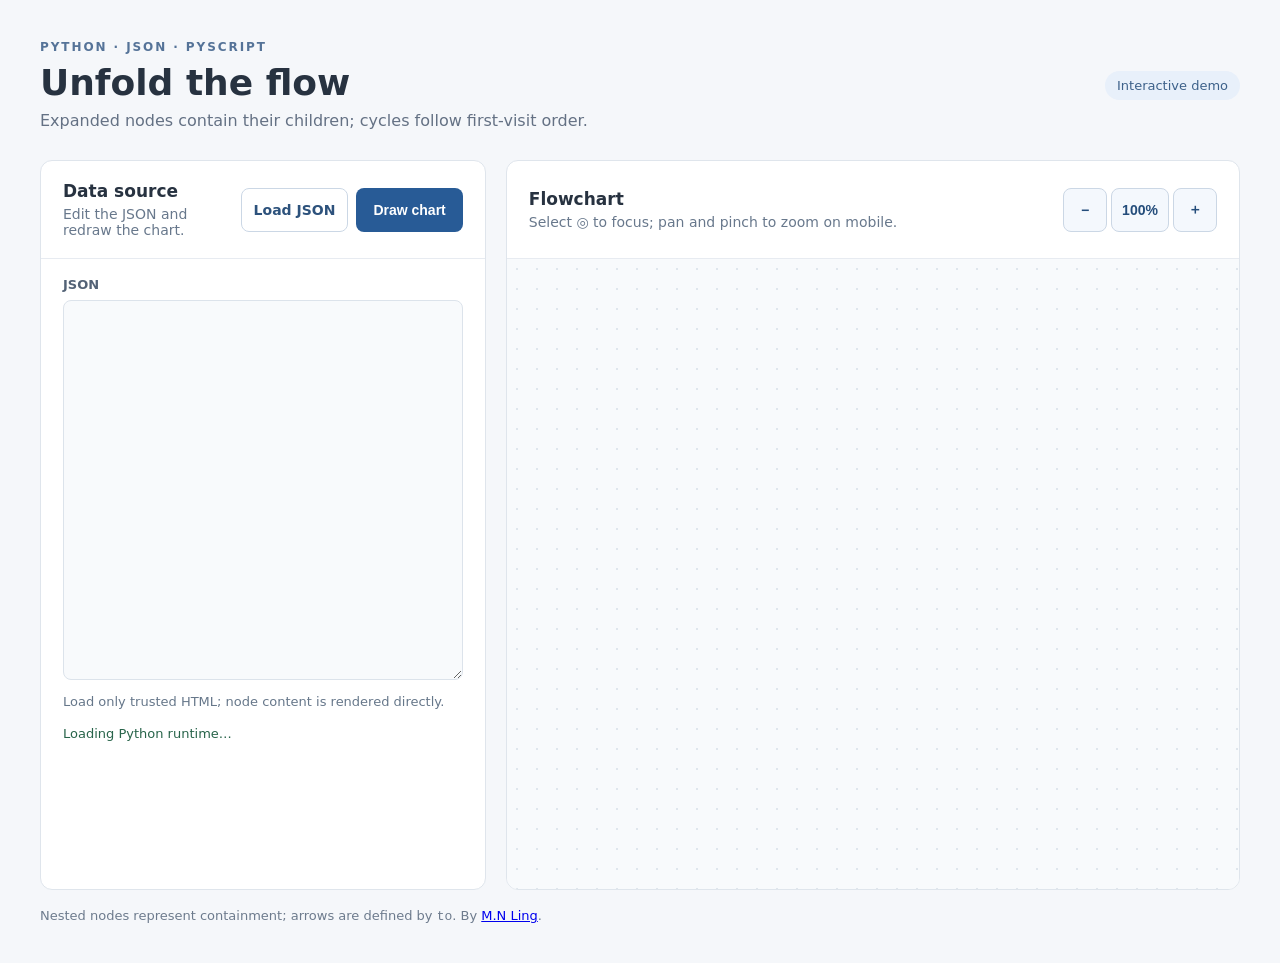
<file: index.html>
<!doctype html>
<html lang="en"><head><meta charset="utf-8"><meta name="viewport" content="width=device-width, initial-scale=1">
<title>Unfold the flow · Expandable flowcharts</title>
<link rel="stylesheet" href="https://pyscript.net/releases/2026.7.3/core.css">
<script type="module" src="https://pyscript.net/releases/2026.7.3/core.js"></script>
<style>
:root{font-family:system-ui,-apple-system,"Noto Sans TC",sans-serif;color:#273240;background:#f5f7fa;color-scheme:light dark}*{box-sizing:border-box}body{margin:0}main{max-width:1440px;margin:auto;padding:40px}header{display:flex;align-items:center;justify-content:space-between;margin-bottom:30px}.eyebrow{font-size:12px;font-weight:750;letter-spacing:.16em;color:#557398}h1{font-size:36px;line-height:1.15;margin:8px 0}.lead{color:#647184;margin:0}.badge,.hint{font-size:13px;color:#3d618a;background:#e8f0fa;padding:7px 12px;border-radius:20px;white-space:nowrap}.workspace{display:grid;grid-template-columns:minmax(310px,.85fr) minmax(0,1.4fr);gap:20px}.panel{min-width:0;background:#fff;border:1px solid #dfe5ec;border-radius:12px;overflow:hidden}.panel-head{min-height:98px;display:flex;align-items:center;justify-content:space-between;gap:12px;padding:20px 22px;border-bottom:1px solid #e7ebf1}.panel-head h2{font-size:17px;margin:0 0 5px}.panel-head p{font-size:14px;margin:0;color:#68788c}.primary{border:0;background:#285b96;color:#fff;font-size:14px;font-weight:700;padding:12px 17px;border-radius:8px;min-height:44px;white-space:nowrap;cursor:pointer}button:focus-visible,textarea:focus-visible{outline:3px solid #73a8ef;outline-offset:2px}.editor label{display:block;margin:18px 22px 8px;font-size:13px;font-weight:700;color:#536276}textarea{display:block;margin:0 22px;width:calc(100% - 44px);height:380px;resize:vertical;padding:14px;border:1px solid #dce3eb;border-radius:8px;background:#f8fafc;color:#263a50;font:13px/1.55 ui-monospace,monospace}.note,.status{font-size:13px;line-height:1.5;margin:12px 22px;color:#66778a}.status{color:#28644a}.status.error{color:#b13228}.flow-viewport{overflow:auto;min-height:440px;background-color:#f8fafc;background-image:radial-gradient(#dfe6ed 1px,transparent 1px);background-size:20px 20px}.flow-canvas{position:relative;min-width:100%;color:#273240}.flow-roots{position:absolute;top:28px;left:28px;display:flex;flex-direction:column;align-items:flex-start;gap:42px}.flow-node{position:relative;width:max-content;min-width:220px;max-width:none;border:1px solid #cbd7e5;border-radius:9px;background:#fff;box-shadow:0 2px 6px #253c5710}.flow-node.is-open{background:#e8f1fb;border:1px solid #91b2d6}.flow-head{display:flex;align-items:center;gap:12px;padding:12px 14px;min-height:62px}.flow-content{flex:1;min-width:0;max-width:240px;overflow-wrap:anywhere;font-size:14px}.flow-content p{font-size:13px;color:#607086;margin:4px 0 0}.flow-children{display:flex;flex-direction:column;align-items:flex-start;gap:38px;padding:0 16px 16px}.flow-toggle{min-width:44px;min-height:44px;padding:4px;border:1px solid #cddced;border-radius:7px;background:#edf4fc;color:#295b91;font-weight:700;cursor:pointer;flex-shrink:0}.flow-toggle:hover{background:#dbeaff}.flow-lines{position:absolute;inset:0;overflow:visible;pointer-events:none;z-index:4}.flow-edge{fill:none;stroke:#527299;stroke-width:1.5}.flow-label{font:12px system-ui,sans-serif;fill:#3a5678;paint-order:stroke;stroke:#f8fafc;stroke-width:4px;stroke-linejoin:round}footer{color:#6d7b8d;font-size:13px;margin-top:18px}code{font-family:ui-monospace,monospace}@media(max-width:800px){main{padding:24px 16px}.workspace{grid-template-columns:1fr}.flow-viewport{min-height:360px}textarea{height:280px}header{align-items:flex-start}.badge{margin-top:6px}}@media(prefers-color-scheme:dark){:root{color:#e4eaf1;background:#171d25}.panel{background:#212a34;border-color:#3b4754}.panel-head{border-color:#3b4754}.lead,.panel-head p,.note,footer{color:#b2c0ce}.badge,.hint{background:#33465b;color:#d2e5fb}textarea{background:#18212b;border-color:#465666;color:#e0ebf5}.flow-viewport{background-color:#1c2631;background-image:radial-gradient(#455262 1px,transparent 1px)}.flow-node{background:#2b3948;border-color:#5c7187;color:#f4f7fb}.flow-node.is-open{background:#304a60;border-color:#769cbc}.flow-content p{color:#c5d3e1}.flow-toggle{background:#374e66;color:#e5f0ff;border-color:#63809f}.flow-edge{stroke:#95b8df}.flow-label{fill:#d9e9fa;stroke:#1c2631}.status{color:#a6e2c1}.status.error{color:#ffb1aa}}

.flow-horizontal .flow-roots,.flow-horizontal .flow-children{flex-direction:row;align-items:flex-start}.flow-horizontal .flow-roots{gap:42px}.flow-horizontal .flow-children{gap:36px;padding-top:4px}

.actions{display:flex;gap:8px;align-items:center}.editor .file-label{display:inline-flex;align-items:center;justify-content:center;min-height:44px;margin:0;padding:9px 12px;border:1px solid #cbd7e5;border-radius:8px;background:#fff;color:#2d527c;font-size:14px;font-weight:700;cursor:pointer;white-space:nowrap}@media(max-width:480px){.editor .panel-head{align-items:flex-start;flex-direction:column}}

@media(prefers-color-scheme:dark){.flow-toggle:hover{background:#466581;color:#fff}.editor label:not(.file-label){color:#bdcadd}}

.flow-layer{display:flex;flex-direction:row;align-items:flex-start;gap:32px}.flow-horizontal .flow-layer{flex-direction:column;gap:32px}.flow-horizontal .flow-roots,.flow-horizontal .flow-children{flex-direction:row}.flow-horizontal .flow-children{gap:38px}.flow-horizontal .flow-roots{gap:42px}

.flow-content img{display:block;max-width:100%;height:auto;aspect-ratio:16/9;object-fit:cover;border-radius:6px;margin-top:8px}

/* The stage controls scroll extents; only the inner canvas is scaled. */
.flow-viewport{touch-action:none;height:min(70vh,720px)}
.flow-stage{position:relative}
.flow-canvas{position:absolute;top:0;left:0;min-width:0;transform-origin:0 0}
.zoom-controls{display:flex;align-items:center;gap:4px;flex-shrink:0}
.zoom-controls button{min-width:44px;min-height:44px;padding:8px 10px;border:1px solid #cbd7e5;border-radius:8px;background:#f4f8fd;color:#244d7b;font-size:14px;font-weight:700;cursor:pointer}
.zoom-controls button:hover{background:#e3eefb}
#zoom-reset{min-width:58px}
@media(max-width:600px){.flow-panel-head{align-items:flex-start;flex-wrap:wrap}.flow-panel-head p{max-width:245px}}
@media(prefers-color-scheme:dark){.zoom-controls button{background:#374e66;border-color:#63809f;color:#e5f0ff}.zoom-controls button:hover{background:#466581}}

.flow-viewport:focus-visible{outline:3px solid #73a8ef;outline-offset:-3px}

/* Center each flow layer across its direction; reverse flows keep the same axis. */
.flow-roots,.flow-children,.flow-horizontal .flow-roots,.flow-horizontal .flow-children{align-items:center}
.flow-reverse-tb .flow-roots,.flow-reverse-tb .flow-children{flex-direction:column-reverse}
.flow-reverse-lr .flow-roots,.flow-reverse-lr .flow-children{flex-direction:row-reverse}
.flow-focus{min-width:44px;min-height:44px;padding:4px;border:1px solid #cddced;border-radius:7px;background:#f7fafd;color:#295b91;font-size:18px;cursor:pointer;flex-shrink:0}
.flow-focus:hover{background:#dbeaff}
@media(prefers-color-scheme:dark){.flow-focus{background:#374e66;color:#e5f0ff;border-color:#63809f}.flow-focus:hover{background:#466581}}

/* Horizontal flows need room for the full label, not just the arrow. */
.flow-horizontal .flow-roots{gap:var(--flow-direction-gap,42px)}
.flow-horizontal .flow-children{gap:var(--flow-direction-gap,38px)}
</style>
</head><body><main>
<header><div><div class="eyebrow">PYTHON · JSON · PYSCRIPT</div><h1>Unfold the flow</h1><p class="lead">Expanded nodes contain their children; cycles follow first-visit order.</p></div><span class="badge">Interactive demo</span></header>
<section class="workspace"><div class="panel editor"><div class="panel-head"><div><h2>Data source</h2><p>Edit the JSON and redraw the chart.</p></div><div class="actions"><label class="file-label" for="file-input">Load JSON</label><input id="file-input" type="file" accept="application/json,.json" hidden><button id="render-button" class="primary" type="button">Draw chart</button></div></div><label for="json-input">JSON</label><textarea id="json-input" spellcheck="false" aria-label="Flowchart JSON"></textarea><p class="note">Load only trusted HTML; node content is rendered directly.</p><p id="status" class="status" role="status">Loading Python runtime…</p></div>
<div class="panel output"><div class="panel-head flow-panel-head"><div><h2>Flowchart</h2><p>Select ◎ to focus; pan and pinch to zoom on mobile.</p></div><div class="zoom-controls" role="group" aria-label="Canvas zoom"><button id="zoom-out" type="button" aria-label="Zoom out">−</button><button id="zoom-reset" type="button" aria-label="Reset zoom">100%</button><button id="zoom-in" type="button" aria-label="Zoom in">＋</button></div></div><div id="diagram" class="flow-viewport" tabindex="0" aria-label="Flowchart canvas, scrollable and zoomable"></div></div></section>
<footer>Nested nodes represent containment; arrows are defined by <code>to</code>. By <a href="mailto:lamling0909@gmail.com">M.N Ling</a>.</footer></main>
<script type="py" config='{"packages":["pydantic"]}'>
"""JSON-driven expandable diagram for PyScript with Pyodide (py)."""
import math
import unicodedata
from collections import OrderedDict
from typing import Any, Literal

from pydantic import BaseModel, ConfigDict, Field, ValidationInfo, field_validator, model_validator

_text_measure_context = None


class Node(BaseModel):
    """JSON node and drawing node; edge IDs are resolved after validation."""
    model_config = ConfigDict(strict=True)

    id: str
    content: str = ''
    unfolded: bool = False
    children: list['Node'] = Field(default_factory=list, repr=False)
    edge_ids: dict[str, str] = Field(default_factory=dict, alias='to', repr=False)
    drew: bool = Field(default=False, exclude=True)
    # Runtime fields are public; JSON's "to" is validated by edge_ids.
    # A separate validation alias keeps the resolved Node keys out of JSON input.
    to: OrderedDict['Node', str] = Field(default_factory=OrderedDict, validation_alias='__resolved_to__', exclude=True, repr=False)
    diagram: Any = Field(default=None, exclude=True, repr=False)
    _parent: Any = None

    # Nodes are graph keys: equality and hash must not change when fields change.
    __eq__ = object.__eq__
    __hash__ = object.__hash__

    @field_validator('id')
    @classmethod
    def nonempty_id(cls, value):
        if not value.strip():
            raise ValueError('Each node must have a non-empty string id.')
        return value

    @property
    def parents(self):
        """Containment ancestors, nearest first."""
        out, current = [], self._parent
        while current is not None:
            out.append(current)
            current = current._parent
        return out

    @property
    def from_(self):
        """Nodes with an outgoing edge to this node, in source order."""
        return [n for n in self.diagram.nodes_flat if self in n.to] if self.diagram else []


class Diagram(BaseModel):
    """Validate a JSON snapshot, then link its nodes for drawing.

    Use model_validate_json for JSON text and model_validate for a Python dict.
    Graph fields are public; changing them does not rebuild indexes or layout.
    """
    model_config = ConfigDict(strict=True)

    nodes: list[Node]
    direction: Literal['TB', 'BT', 'LR', 'RL'] = 'TB'
    # Public runtime state is excluded from JSON output; changes are not
    # automatically reconciled with the graph or the rendered view.
    nodes_flat: list[Node] = Field(default_factory=list, exclude=True, repr=False)
    rendered_ids: set[str] = Field(default_factory=set, exclude=True, repr=False)
    on_zoom: Any = Field(default=None, exclude=True, repr=False)
    assets: Any = Field(default_factory=dict, exclude=True, repr=False)
    zoom: float = Field(default=1.0, exclude=True)

    # Pydantic recognises leading-underscore attributes as private and copies
    # mutable defaults for each model instance.
    _by_id: dict = {}
    _layers: dict = {}
    _cards: dict = {}
    _container: Any = None
    _click_proxy: Any = None
    _resize_observer: Any = None
    _resize_proxy: Any = None
    _frame_proxy: Any = None
    _frame_id: Any = None
    _canvas: Any = None
    _lines: Any = None
    _edge_elements: list = []
    _stage: Any = None
    _pad_x: float = 0.0
    _pad_y: float = 0.0
    _touch_proxies: dict = {}
    _touch_state: Any = None

    @field_validator('direction', mode='before')
    @classmethod
    def normalize_direction(cls, value):
        return 'TB' if value == 'TD' else value

    @model_validator(mode='after')
    def link_graph(self, info: ValidationInfo):
        """Build indexes and connect validated ID references to Node objects."""
        self.assets = (info.context or {}).get('assets', {})
        self.nodes_flat = []
        self.rendered_ids = set()
        self.on_zoom = None
        self.zoom = 1.0
        self._by_id = {}
        stack = [(node, None) for node in reversed(self.nodes)]
        while stack:
            node, parent = stack.pop()
            if node.id in self._by_id:
                raise ValueError('Duplicate node id: ' + node.id)
            node.diagram = self
            node._parent = parent
            node.to = OrderedDict()
            self.nodes_flat.append(node)
            self._by_id[node.id] = node
            stack.extend((child, node) for child in reversed(node.children))
        for source in self.nodes_flat:
            for target_id, label in source.edge_ids.items():
                target = self._by_id.get(target_id)
                if target is None:
                    raise ValueError('Node ' + source.id + ' references a nonexistent node: ' + target_id)
                source.to[target] = label
        self._order_nodes()
        return self

    def _order_nodes(self):
        """Compute layout layers and reorder each sibling list in place.

        self.nodes and every node.children become layout order; nodes_flat
        remains the original JSON containment traversal (parent before child).
        The input JSON or dict is not modified. Edges crossing containment
        groups are projected to siblings; cycles use first DFS visit order.
        """
        self._layers = {}
        groups = {None: self.nodes}
        for n in self.nodes_flat:
            groups[n] = n.children
        deps = {parent: [] for parent in groups}
        def chain(node):
            out = []
            while node is not None:
                out.append(node)
                node = node._parent
            out.reverse()
            return out
        chains = {node: chain(node) for node in self.nodes_flat}
        for source in self.nodes_flat:
            for target in source.to:
                left, right = chains[source], chains[target]
                i = 0
                while i < len(left) and i < len(right) and left[i] is right[i]:
                    i += 1
                # Ancestor/descendant/self links are drawn but cannot order
                # two enclosing boxes relative to one another.
                if i == len(left) or i == len(right):
                    continue
                parent = left[i-1] if i else None
                pair = (left[i], right[i])
                if pair not in deps[parent]:
                    deps[parent].append(pair)
        for parent, items in groups.items():
            if len(items) < 2:
                for node in items:
                    self._layers[node] = 0
                continue
            outgoing = {node: [] for node in items}
            reverse = {node: [] for node in items}
            for left, right in deps[parent]:
                outgoing[left].append(right)
                reverse[right].append(left)
            # First visit sources, then remaining cycles, in input order.
            starts = [n for n in items if not reverse[n]] + list(items)
            seen, rank, finish = set(), {}, []
            for node in starts:
                if node in seen:
                    continue
                stack = [(node, False)]
                while stack:
                    current, exiting = stack.pop()
                    if exiting:
                        finish.append(current)
                        continue
                    if current in seen:
                        continue
                    seen.add(current)
                    rank[current] = len(rank)
                    stack.append((current, True))
                    for nxt in reversed(outgoing[current]):
                        if nxt not in seen:
                            stack.append((nxt, False))
            # Strongly connected components; each cycle follows DFS visit order.
            assigned, components, component_of = set(), [], {}
            for node in reversed(finish):
                if node in assigned:
                    continue
                comp, stack = [], [node]
                assigned.add(node)
                while stack:
                    current = stack.pop()
                    comp.append(current)
                    for nxt in reverse[current]:
                        if nxt not in assigned:
                            assigned.add(nxt)
                            stack.append(nxt)
                comp.sort(key=lambda n: rank[n])
                index = len(components)
                for n in comp:
                    component_of[n] = index
                components.append(comp)
            adj = {i: [] for i in range(len(components))}
            indegree = {i: 0 for i in range(len(components))}
            for left, right in deps[parent]:
                x, y = component_of[left], component_of[right]
                if x != y and y not in adj[x]:
                    adj[x].append(y)
                    indegree[y] += 1
            pending = list(range(len(components)))
            component_layer = {i: 0 for i in pending}
            result = []
            while pending:
                ready = [i for i in pending if indegree[i] == 0]
                ready.sort(key=lambda i: min(rank[n] for n in components[i]))
                current = ready[0]
                pending.remove(current)
                comp = components[current]
                result.extend(comp)
                # Within a cycle, ignore edges returning to an earlier DFS
                # discovery for layering. Independent branches remain parallel.
                internal_layer = {node: 0 for node in comp}
                for node in comp:
                    for target in outgoing[node]:
                        if component_of[target] == current and rank[node] < rank[target]:
                            internal_layer[target] = max(internal_layer[target], internal_layer[node] + 1)
                for node in comp:
                    self._layers[node] = component_layer[current] + internal_layer[node]
                span = max(internal_layer.values()) + 1
                for nxt in adj[current]:
                    component_layer[nxt] = max(component_layer[nxt], component_layer[current] + span)
                    indegree[nxt] -= 1
            # items is self.nodes or a node.children list; nodes_flat is separate.
            items[:] = result

    def get(self, node_id):
        return self._by_id.get(node_id)

    def visible_nodes(self):
        """Return (node, depth); descendants remain hidden under closed ancestors."""
        out = []
        stack = [(node, 0) for node in reversed(self.nodes)]
        while stack:
            node, depth = stack.pop()
            out.append((node, depth))
            if node.unfolded:
                for child in reversed(node.children):
                    stack.append((child, depth + 1))
        return out

    def toggle(self, node_id):
        node = self.get(node_id)
        if node and node.children:
            node.unfolded = not node.unfolded
            if self._container is not None:
                self.render()

    def focus(self, node_id):
        """Reveal and center a node, zooming to fit within the viewport."""
        node = self.get(node_id)
        if node is None:
            raise ValueError('Node not found: ' + str(node_id))
        if self._container is None:
            raise ValueError('Call mount(element) first.')
        ancestors = node.parents
        needs_render = any(not ancestor.unfolded for ancestor in ancestors)
        for ancestor in ancestors:
            ancestor.unfolded = True
        if needs_render:
            self.render()
        viewport, canvas = self._container, self._canvas
        card = self._cards[node.id]
        card_rect, canvas_rect = card.getBoundingClientRect(), canvas.getBoundingClientRect()
        x = float(card_rect.left - canvas_rect.left) / self.zoom
        y = float(card_rect.top - canvas_rect.top) / self.zoom
        width = float(card_rect.width) / self.zoom
        height = float(card_rect.height) / self.zoom
        view_width, view_height = float(viewport.clientWidth), float(viewport.clientHeight)
        margin = 24.0
        center_x, center_y = x + width / 2, y + height / 2
        # Keep the selected card centered, but enlarge its fitting rectangle
        # symmetrically to include visible edges between its descendants. Paths
        # may leave a group, especially for back edges. External edges do not
        # affect focus. Labels are included as well as the SVG paths.
        left, top, right, bottom = x, y, x + width, y + height
        if node.unfolded:
            for source, target, path, text in self._edge_elements:
                if node not in source.parents or node not in target.parents:
                    continue
                for element in (path, text):
                    if element is None:
                        continue
                    r = element.getBoundingClientRect()
                    left = min(left, float(r.left - canvas_rect.left) / self.zoom)
                    top = min(top, float(r.top - canvas_rect.top) / self.zoom)
                    right = max(right, float(r.right - canvas_rect.left) / self.zoom)
                    bottom = max(bottom, float(r.bottom - canvas_rect.top) / self.zoom)
        fit_width = 2 * max(center_x - left, right - center_x)
        fit_height = 2 * max(center_y - top, bottom - center_y)
        fit = min(max(1.0, view_width - margin * 2) / max(fit_width, 1.0),
                  max(1.0, view_height - margin * 2) / max(fit_height, 1.0))
        # Scrollable padding lets even a first or last node reach the center.
        self._pad_x, self._pad_y = view_width / 2, view_height / 2
        self._apply_zoom()
        scale = self.set_zoom(fit)
        viewport.scrollLeft = self._pad_x + (x + width / 2) * scale - view_width / 2
        viewport.scrollTop = self._pad_y + (y + height / 2) * scale - view_height / 2
        return node

    def mount(self, element):
        """Mount once; element is an element id or a DOM element."""
        from pyscript import document, window
        from pyscript.ffi import create_proxy
        container = document.getElementById(element) if isinstance(element, str) else element
        if not container:
            raise ValueError('Diagram container not found.')
        self.destroy()
        self._container = container
        def click(event):
            button = event.target.closest('[data-flow-focus], [data-flow-toggle]')
            if button and self._container.contains(button):
                if button.hasAttribute('data-flow-focus'):
                    self.focus(button.getAttribute('data-flow-focus'))
                else:
                    self.toggle(button.getAttribute('data-flow-toggle'))
        self._click_proxy = create_proxy(click)
        self._resize_proxy = create_proxy(self._on_node_resize)
        self._frame_proxy = create_proxy(self._on_redraw_frame)
        self._resize_observer = window.ResizeObserver.new(self._resize_proxy)
        container.addEventListener('click', self._click_proxy)
        container.scrollLeft = 0
        container.scrollTop = 0
        # One finger pans inside the viewport; two fingers zoom around their midpoint.
        touch_options = window.Object.new()
        touch_options.passive = False
        for name, handler in (('touchstart', self._touch_start),
                              ('touchmove', self._touch_move),
                              ('touchend', self._touch_end),
                              ('touchcancel', self._touch_end)):
            proxy = create_proxy(handler)
            self._touch_proxies[name] = proxy
            container.addEventListener(name, proxy, touch_options)
        self.render()
        return self

    def set_zoom(self, scale, anchor_x=None, anchor_y=None):
        """Zoom within 25–400%, keeping a viewport point in place where possible."""
        scale = float(scale)
        if not math.isfinite(scale):
            raise ValueError('Zoom must be a finite number.')
        scale = max(0.25, min(4.0, scale))
        if self._container is None or self._stage is None:
            self.zoom = scale
        else:
            viewport = self._container
            ax = float(viewport.clientWidth) / 2 if anchor_x is None else float(anchor_x)
            ay = float(viewport.clientHeight) / 2 if anchor_y is None else float(anchor_y)
            world_x = (float(viewport.scrollLeft) + ax - self._pad_x) / self.zoom
            world_y = (float(viewport.scrollTop) + ay - self._pad_y) / self.zoom
            self.zoom = scale
            self._apply_zoom()
            viewport.scrollLeft = self._pad_x + world_x * scale - ax
            viewport.scrollTop = self._pad_y + world_y * scale - ay
        if self.on_zoom is not None:
            self.on_zoom(self.zoom)
        return self.zoom

    def _apply_zoom(self):
        """Scale canvas visually and size its scrollable stage to match."""
        if self._stage is None or self._canvas is None:
            return
        self._canvas.style.transform = 'scale(%s)' % self.zoom
        self._canvas.style.left = str(self._pad_x) + 'px'
        self._canvas.style.top = str(self._pad_y) + 'px'
        width = float(self._lines.getAttribute('width') or 0)
        height = float(self._lines.getAttribute('height') or 0)
        self._stage.style.width = str(width * self.zoom + 2 * self._pad_x) + 'px'
        self._stage.style.height = str(height * self.zoom + 2 * self._pad_y) + 'px'

    def _touch_start(self, event):
        touches = event.touches
        if touches.length == 1:
            touch = touches.item(0)
            self._touch_state = ('pan', float(touch.clientX), float(touch.clientY))
        elif touches.length >= 2:
            first, second = touches.item(0), touches.item(1)
            x1, y1 = float(first.clientX), float(first.clientY)
            x2, y2 = float(second.clientX), float(second.clientY)
            rect = self._container.getBoundingClientRect()
            mx = (x1 + x2) / 2 - float(rect.left) - float(self._container.clientLeft)
            my = (y1 + y2) / 2 - float(rect.top) - float(self._container.clientTop)
            distance = max(1.0, math.hypot(x2 - x1, y2 - y1))
            world_x = (float(self._container.scrollLeft) + mx - self._pad_x) / self.zoom
            world_y = (float(self._container.scrollTop) + my - self._pad_y) / self.zoom
            self._touch_state = ('pinch', distance, self.zoom, world_x, world_y)

    def _touch_move(self, event):
        touches, state = event.touches, self._touch_state
        if not state or not self._container:
            return
        if touches.length >= 2:
            if state[0] != 'pinch':
                self._touch_start(event)
                state = self._touch_state
            event.preventDefault()
            first, second = touches.item(0), touches.item(1)
            x1, y1 = float(first.clientX), float(first.clientY)
            x2, y2 = float(second.clientX), float(second.clientY)
            rect = self._container.getBoundingClientRect()
            mx = (x1 + x2) / 2 - float(rect.left) - float(self._container.clientLeft)
            my = (y1 + y2) / 2 - float(rect.top) - float(self._container.clientTop)
            distance = math.hypot(x2 - x1, y2 - y1)
            zoom = self.set_zoom(state[2] * distance / state[1], mx, my)
            self._container.scrollLeft = self._pad_x + state[3] * zoom - mx
            self._container.scrollTop = self._pad_y + state[4] * zoom - my
        elif touches.length == 1:
            if state[0] != 'pan':
                self._touch_start(event)
                return
            touch = touches.item(0)
            x, y = float(touch.clientX), float(touch.clientY)
            event.preventDefault()
            self._container.scrollLeft += state[1] - x
            self._container.scrollTop += state[2] - y
            self._touch_state = ('pan', x, y)

    def _touch_end(self, event):
        self._touch_state = None
        if event.touches.length:
            self._touch_start(event)

    def _stop_observing(self):
        """Disconnect old cards and cancel a queued redraw before replacing them."""
        if self._resize_observer is not None:
            self._resize_observer.disconnect()
        if self._frame_id is not None:
            from pyscript import window
            window.cancelAnimationFrame(self._frame_id)
            self._frame_id = None

    def _on_node_resize(self, entries, observer):
        # Several cards can resize in the same frame. Queue just one redraw.
        if self._container is not None and self._frame_id is None:
            from pyscript import window
            self._frame_id = window.requestAnimationFrame(self._frame_proxy)

    def _on_redraw_frame(self, timestamp):
        self._frame_id = None
        if self._container is not None and self._canvas is not None:
            self._draw_lines()

    def destroy(self):
        self._stop_observing()
        if self._container is not None:
            for name, proxy in self._touch_proxies.items():
                self._container.removeEventListener(name, proxy)
                proxy.destroy()
        self._touch_proxies = {}
        self._touch_state = None
        if self._container is not None and self._click_proxy is not None:
            self._container.removeEventListener('click', self._click_proxy)
            if hasattr(self._click_proxy, 'destroy'):
                self._click_proxy.destroy()
        for proxy in (self._resize_proxy, self._frame_proxy):
            if proxy is not None and hasattr(proxy, 'destroy'):
                proxy.destroy()
        self._resize_observer = None
        self._resize_proxy = None
        self._frame_proxy = None
        self._canvas = None
        self._lines = None
        self._edge_elements = []
        self._stage = None
        self._pad_x = 0.0
        self._pad_y = 0.0
        self._container = None
        self._click_proxy = None
        self.rendered_ids = set()
        for node in self.nodes_flat:
            node.drew = False

    def render(self):
        """Rebuild the visible nodes, then draw and observe their connections."""
        if self._container is None:
            raise ValueError('Call mount(element) first.')
        self._stop_observing()
        old_left, old_top = self._container.scrollLeft, self._container.scrollTop
        nodes_layer = self._create_canvas()
        self._build_nodes(nodes_layer)
        self._draw_lines()
        self._container.scrollLeft = old_left
        self._container.scrollTop = old_top
        # Only this diagram's visible cards are observed.
        for card in self._cards.values():
            self._resize_observer.observe(card)

    def _create_canvas(self):
        """Replace the diagram's DOM and return the host for its root nodes."""
        from pyscript import document
        container = self._container
        container.replaceChildren()
        stage = document.createElement('div')
        stage.className = 'flow-stage'
        container.appendChild(stage)
        canvas = document.createElement('div')
        canvas.className = 'flow-canvas'
        if self.direction in ('LR', 'RL'):
            canvas.classList.add('flow-horizontal')
        if self.direction == 'BT':
            canvas.classList.add('flow-reverse-tb')
        elif self.direction == 'RL':
            canvas.classList.add('flow-reverse-lr')
        stage.appendChild(canvas)
        self._stage = stage
        canvas.style.transform = 'scale(%s)' % self.zoom
        nodes_layer = document.createElement('div')
        nodes_layer.className = 'flow-roots'
        canvas.appendChild(nodes_layer)
        lines = document.createElementNS('http://www.w3.org/2000/svg', 'svg')
        lines.setAttribute('class', 'flow-lines')
        lines.setAttribute('aria-hidden', 'true')
        canvas.appendChild(lines)
        self._canvas = canvas
        self._lines = lines
        return nodes_layer

    def _build_nodes(self, nodes_layer):
        """Build visible nested cards and record their DOM elements by node id."""
        from pyscript import document
        visible = self.visible_nodes()
        self.rendered_ids = set(node.id for node, depth in visible)
        if self.direction in ('LR', 'RL'):
            # Reserve horizontal space for the longest currently displayed label,
            # including labels projected from hidden children.
            edges = self._project_edges()
            gap = max([42] + [self._label_width(label) + 28 for _, _, label in edges if label])
            self._canvas.style.setProperty('--flow-direction-gap', str(gap) + 'px')
        self._cards = {}
        child_hosts = {}
        layer_hosts = {}
        for node in self.nodes_flat:
            node.drew = node.id in self.rendered_ids
        for node, depth in visible:
            parent_host = child_hosts[node._parent.id] if node._parent is not None else nodes_layer
            layer_key = (node._parent, self._layers[node])
            if layer_key not in layer_hosts:
                layer = document.createElement('div')
                layer.className = 'flow-layer'
                parent_host.appendChild(layer)
                layer_hosts[layer_key] = layer
            layer = layer_hosts[layer_key]
            card = document.createElement('div')
            card.className = 'flow-node is-open' if node.unfolded and node.children else 'flow-node'
            card.setAttribute('data-node-id', node.id)
            head = document.createElement('div')
            head.className = 'flow-head'
            content = document.createElement('div')
            content.className = 'flow-content'
            # content intentionally supports HTML. Only use trusted input.
            content.innerHTML = node.content
            image_nodes = content.querySelectorAll('img[data-asset]')
            for image_index in range(image_nodes.length):
                image = image_nodes.item(image_index)
                asset_name = image.getAttribute('data-asset')
                if asset_name in self.assets:
                    image.setAttribute('src', self.assets[asset_name])
            head.appendChild(content)
            focus_button = document.createElement('button')
            focus_button.type = 'button'
            focus_button.className = 'flow-focus'
            focus_button.setAttribute('data-flow-focus', node.id)
            focus_button.setAttribute('aria-label', 'Focus ' + node.id)
            focus_button.setAttribute('title', 'Focus node')
            focus_button.textContent = '◎'
            head.appendChild(focus_button)
            if node.children:
                button = document.createElement('button')
                button.type = 'button'
                button.className = 'flow-toggle'
                button.setAttribute('data-flow-toggle', node.id)
                button.setAttribute('aria-expanded', 'true' if node.unfolded else 'false')
                button.setAttribute('aria-label', ('Collapse ' if node.unfolded else 'Expand ') + node.id)
                button.textContent = ('−' if node.unfolded else '+') + '  ' + str(len(node.children))
                head.appendChild(button)
            card.appendChild(head)
            if node.unfolded and node.children:
                host = document.createElement('div')
                host.className = 'flow-children'
                card.appendChild(host)
                child_hosts[node.id] = host
            layer.appendChild(card)
            self._cards[node.id] = card

        if not visible:
            nodes_layer.textContent = 'No nodes yet.'

    def _draw_lines(self):
        """Measure, project, route, and paint without rebuilding node HTML."""
        visible = self.visible_nodes()
        bounds, layer_bounds, last_in_layer, right, bottom = self._measure_nodes(visible)
        edges = self._project_edges()
        # Route reverse directions in a mirrored coordinate system; paint paths
        # back in physical coordinates so the existing orthogonal router is reused.
        if self.direction == 'BT':
            bounds = {key: (x0, bottom-y1, x1, bottom-y0) for key, (x0, y0, x1, y1) in bounds.items()}
            layer_bounds = {key: (x0, bottom-y1, x1, bottom-y0) for key, (x0, y0, x1, y1) in layer_bounds.items()}
        elif self.direction == 'RL':
            bounds = {key: (right-x1, y0, right-x0, y1) for key, (x0, y0, x1, y1) in bounds.items()}
            layer_bounds = {key: (right-x1, y0, right-x0, y1) for key, (x0, y0, x1, y1) in layer_bounds.items()}
        routes = self._route_edges(visible, bounds, layer_bounds, last_in_layer, edges)
        max_label = max([len(label) for _, _, label in edges] + [0])
        width = max(500, right + 100 + len(edges) * 26 + max_label * 12)
        height = max(180, bottom + 100 + len(edges) * 26)
        self._paint_svg(width, height, routes, right, bottom, edges)

    def _measure_nodes(self, visible):
        """Return card/layer rectangles in canvas coordinates and drawing extents."""
        canvas = self._canvas
        rect = canvas.getBoundingClientRect()
        bounds = {}
        layer_bounds = {}
        right = 0
        bottom = 0
        last_in_layer = {}
        for node, depth in visible:
            card_rect = self._cards[node.id].getBoundingClientRect()
            x = float(card_rect.left - rect.left) / self.zoom
            y = float(card_rect.top - rect.top) / self.zoom
            right_edge = float(card_rect.right - rect.left) / self.zoom
            bottom_edge = float(card_rect.bottom - rect.top) / self.zoom
            bounds[node.id] = (x, y, right_edge, bottom_edge)
            layer = self._cards[node.id].parentElement
            last_in_layer[node.id] = layer.lastElementChild.getAttribute('data-node-id') == node.id
            layer_rect = layer.getBoundingClientRect()
            layer_bounds[node.id] = tuple(float(value) / self.zoom for value in (
                layer_rect.left - rect.left, layer_rect.top - rect.top,
                layer_rect.right - rect.left, layer_rect.bottom - rect.top))
            right = max(right, right_edge)
            bottom = max(bottom, bottom_edge)
        return bounds, layer_bounds, last_in_layer, right, bottom

    def _project_edges(self):
        """Map hidden endpoints to visible ancestors and merge displayed labels."""
        def representative(node):
            while node is not None and node.id not in self.rendered_ids:
                node = node._parent
            return node
        grouped = {}
        for source in self.nodes_flat:
            for target, label in source.to.items():
                shown_source, shown_target = representative(source), representative(target)
                if shown_source is None or shown_target is None:
                    continue
                if shown_source is shown_target and not (source is target and source is shown_source):
                    continue
                key = (shown_source, shown_target)
                if key not in grouped:
                    grouped[key] = []
                is_projected = source is not shown_source or target is not shown_target
                shown_label = ('Child: ' + label if label else 'Child') if is_projected else label
                if shown_label and shown_label not in grouped[key]:
                    grouped[key].append(shown_label)
        edges = [(source, target, ' / '.join(labels)) for (source, target), labels in grouped.items()]
        return edges

    @staticmethod
    def _label_width(label):
        """Measure label text in the browser; use an estimate without the DOM."""
        global _text_measure_context
        try:
            if _text_measure_context is None:
                from pyscript import document
                _text_measure_context = document.createElement('canvas').getContext('2d')
                _text_measure_context.font = '12px system-ui, sans-serif'
            return max(12.0, float(_text_measure_context.measureText(label).width))
        except (ImportError, AttributeError):
            # Keep routing testable in ordinary Python; wide characters need
            # roughly twice the space of Latin characters at this font size.
            return max(12.0, sum(12 if unicodedata.east_asian_width(c) in ('W', 'F') else 7 for c in label))

    def _route_edges(self, visible, bounds, layer_bounds, last_in_layer, edges):
        """Calculate path strings and label coordinates without changing the DOM."""
        flow_direction = 'TB' if self.direction in ('TB', 'BT') else 'LR'

        def plan_connections():
            """Select sides and share distinct ports among edges on each side."""
            plans, port_members = [], {}
            for i, (source, target, label) in enumerate(edges):
                sx0, sy0, sx1, sy1 = bounds[source.id]
                tx0, ty0, tx1, ty1 = bounds[target.id]
                if flow_direction == 'TB' and sy1 < ty0:
                    source_side, target_side, mode = 'bottom', 'top', 'forward'
                elif flow_direction == 'LR' and sx1 < tx0:
                    source_side, target_side, mode = 'right', 'left', 'forward'
                elif flow_direction == 'TB':
                    target_side = 'right' if last_in_layer[target.id] else 'top'
                    source_side = 'right' if last_in_layer[source.id] else 'bottom'
                    mode = 'rail'
                else:
                    source_side = 'bottom' if last_in_layer[source.id] else 'right'
                    source_side, target_side, mode = source_side, 'left', 'rail'
                plans.append((source, target, label, source_side, target_side, mode))
                for node, side, role in ((source, source_side, 'out'), (target, target_side, 'in')):
                    key = (node, side)
                    if key not in port_members:
                        port_members[key] = []
                    port_members[key].append((i, role))
            return plans, port_members

        def port(node, side, index, role):
            """Get this connection's point among the ports on the chosen side."""
            x0, y0, x1, y1 = bounds[node.id]
            members = port_members[(node, side)]
            fraction = (members.index((index, role)) + 1) / (len(members) + 1)
            if side == 'top':
                return (x0 + (x1-x0)*fraction, y0 - 2)
            if side == 'bottom':
                return (x0 + (x1-x0)*fraction, y1)
            if side == 'left':
                return (x0 - 2, y0 + (y1-y0)*fraction)
            return (x1, y0 + (y1-y0)*fraction)

        def vertical_forward(source, target, sx, sy, tx, ty):
            """Route top-to-bottom and place the label between enclosing groups."""
            mid = (sy + ty) / 2
            path_data = 'M %s %s V %s H %s V %s' % (sx, sy, mid, tx, ty)
            source_chain, target_chain = [], []
            node = source
            while node is not None:
                source_chain.append(node)
                node = node._parent
            node = target
            while node is not None:
                target_chain.append(node)
                node = node._parent
            source_branch = next((n for n in reversed(source_chain) if n not in target_chain), None)
            target_branch = next((n for n in reversed(target_chain) if n not in source_chain), None)
            gap_start = bounds[source_branch.id][3] if source_branch else sy
            gap_end = bounds[target_branch.id][1] if target_branch else ty
            label_line_y = (gap_start + gap_end) / 2 if gap_start < gap_end else mid
            label_x = (sx if label_line_y < mid else tx) + 5
            # Text stays upright when BT paths are mirrored.
            label_y = label_line_y + 5 if self.direction == 'BT' else label_line_y - 5
            return path_data, label_x, label_y

        def horizontal_forward(label, sx, sy, tx, ty):
            """Route left-to-right and center the label within the gap."""
            mid = (sx + tx) / 2
            path_data = 'M %s %s H %s V %s H %s' % (sx, sy, mid, ty, tx)
            label_x = mid - self._label_width(label) / 2
            label_y = (sy + ty) / 2 - 5
            return path_data, label_x, label_y

        def vertical_rail(source, target, source_side, target_side, sx, sy, tx, ty, i, rail_index):
            """Route a return edge along a local rail to the right."""
            edge_right = max(sx, tx)
            for obstacle, depth in visible:
                if obstacle is source or obstacle is target or (obstacle.unfolded and obstacle.children):
                    continue
                ox0, oy0, ox1, oy1 = bounds[obstacle.id]
                if oy1 >= min(sy, ty) and oy0 <= max(sy, ty):
                    edge_right = max(edge_right, ox1)
            rail = edge_right + 30 + rail_index * 20
            out_y = layer_bounds[source.id][3] + 8 + (i % 3) * 4
            in_y = layer_bounds[target.id][1] - 8 - (i % 3) * 4
            if source_side == 'right' and target_side == 'right':
                path_data = 'M %s %s H %s V %s H %s' % (sx, sy, rail, ty, tx + 2)
            elif source_side == 'right':
                path_data = 'M %s %s H %s V %s H %s V %s' % (sx, sy, rail, in_y, tx, ty)
            elif target_side == 'right':
                path_data = 'M %s %s V %s H %s V %s H %s' % (sx, sy, out_y, rail, ty, tx + 2)
            else:
                path_data = 'M %s %s V %s H %s V %s H %s V %s' % (sx, sy, out_y, rail, in_y, tx, ty)
            return path_data, rail + 4, (sy + ty) / 2 - 4

        def horizontal_rail(source, target, label, source_side, sx, sy, tx, ty, i, rail_index):
            """Route a return edge along a local rail below the nodes."""
            edge_bottom = max(sy, ty)
            for obstacle, depth in visible:
                if obstacle is source or obstacle is target or (obstacle.unfolded and obstacle.children):
                    continue
                ox0, oy0, ox1, oy1 = bounds[obstacle.id]
                if ox1 >= min(sx, tx) and ox0 <= max(sx, tx):
                    edge_bottom = max(edge_bottom, oy1)
            rail = edge_bottom + 30 + rail_index * 20
            out_x = layer_bounds[source.id][2] + 8 + (i % 3) * 4
            in_x = layer_bounds[target.id][0] - 8 - (i % 3) * 4
            if source_side == 'bottom':
                path_data = 'M %s %s V %s H %s V %s H %s' % (sx, sy, rail, in_x, ty, tx)
            else:
                path_data = 'M %s %s H %s V %s H %s V %s H %s' % (sx, sy, out_x, rail, in_x, ty, tx)
            # The rail starts at the bottom port or out_x, depending on side.
            rail_start = sx if source_side == 'bottom' else out_x
            label_x = (rail_start + in_x) / 2 - self._label_width(label) / 2
            return path_data, label_x, rail - 5

        label_boxes = []
        def label_position(x, y, label):
            """Move a label down if it collides with an earlier label."""
            w = self._label_width(label)
            candidate = y
            while any(x < px + pw and x + w > px and candidate - 12 < py and candidate + 3 > py - 12
                      for px, py, pw in label_boxes):
                candidate += 17
            label_boxes.append((x, candidate, w))
            return candidate

        plans, port_members = plan_connections()
        routes, rail_index = [], 0
        for i, (source, target, label, source_side, target_side, mode) in enumerate(plans):
            sx, sy = port(source, source_side, i, 'out')
            tx, ty = port(target, target_side, i, 'in')
            if mode == 'forward' and flow_direction == 'TB':
                path_data, label_x, label_y = vertical_forward(source, target, sx, sy, tx, ty)
            elif mode == 'forward':
                path_data, label_x, label_y = horizontal_forward(label, sx, sy, tx, ty)
            elif flow_direction == 'TB':
                path_data, label_x, label_y = vertical_rail(
                    source, target, source_side, target_side, sx, sy, tx, ty, i, rail_index)
                rail_index += 1
            else:
                path_data, label_x, label_y = horizontal_rail(
                    source, target, label, source_side, sx, sy, tx, ty, i, rail_index)
                rail_index += 1
            if label:
                label_y = label_position(label_x, label_y, label)
            routes.append((path_data, label, label_x, label_y))
        return routes

    def _paint_svg(self, width, height, routes, right, bottom, edges):
        """Apply a calculated drawing to the SVG; node HTML remains untouched."""
        from pyscript import document
        svg_ns = 'http://www.w3.org/2000/svg'
        def svg_el(name, attrs):
            el = document.createElementNS(svg_ns, name)
            for key, value in attrs.items():
                el.setAttribute(key, str(value))
            return el

        canvas, lines = self._canvas, self._lines
        canvas.style.width = str(width) + 'px'
        canvas.style.height = str(height) + 'px'
        lines.setAttribute('width', str(width))
        lines.setAttribute('height', str(height))
        self._apply_zoom()
        lines.replaceChildren()
        defs = svg_el('defs', {})
        marker = svg_el('marker', {'id': 'flow-arrow', 'viewBox': '0 0 10 10', 'refX': '9', 'refY': '5', 'markerWidth': '7', 'markerHeight': '7', 'orient': 'auto-start-reverse'})
        marker.appendChild(svg_el('path', {'d': 'M 0 0 L 10 5 L 0 10 z', 'fill': 'context-stroke'}))
        defs.appendChild(marker)
        lines.appendChild(defs)
        self._edge_elements = []
        for (path_data, label, label_x, label_y), (source, target, _) in zip(routes, edges):
            path = svg_el('path', {'d': path_data, 'class': 'flow-edge', 'marker-end': 'url(#flow-arrow)'})
            if self.direction == 'BT':
                path.setAttribute('transform', 'translate(0 %s) scale(1 -1)' % bottom)
                label_y = bottom - label_y
            elif self.direction == 'RL':
                path.setAttribute('transform', 'translate(%s 0) scale(-1 1)' % right)
                label_x = right - label_x - self._label_width(label)
            lines.appendChild(path)
            text = None
            if label:
                text = svg_el('text', {'x': label_x, 'y': label_y, 'class': 'flow-label'})
                text.textContent = label
                lines.appendChild(text)
            self._edge_elements.append((source, target, path, text))

# Optional lowercase alias matching the proposed API.
diagram = Diagram
# Python's "from" is a keyword: node.from_ is the normal spelling.
setattr(Node, 'from', property(lambda self: self.from_))


import json
from pyscript import document, window
from pyscript.ffi import create_proxy

editor = document.getElementById('json-input')
status = document.getElementById('status')
current = None

# Embedded default avoids an additional async network dependency.
editor.value = r'''{
  "direction": "TB",
  "nodes": [
    {
      "id": "request",
      "content": "<strong>Project request received</strong><img src=\"https://thumb.wikimedia.org/wikipedia/commons/thumb/8/8a/Overhead_desktop_workspace_%28Unsplash%29.jpg/330px-Overhead_desktop_workspace_%28Unsplash%29.jpg\" alt=\"Keyboard and stationery on a desk\" width=\"160\" height=\"90\"><p>Confirm requirements and goals</p>",
      "to": {
        "review": "Start review"
      }
    },
    {
      "id": "review",
      "content": "<strong>Review and assessment</strong><p>Check requirements, technology, and policy</p>",
      "children": [
        {
          "id": "collect",
          "content": "<strong>Gather information</strong><p>Collect documents and initial specifications</p>",
          "to": {
            "tech": "Technical check",
            "legal": "Policy check"
          }
        },
        {
          "id": "tech",
          "content": "<strong>Technical assessment</strong><p>Confirm feasibility and cost</p>",
          "to": {
            "decision": "Review complete"
          }
        },
        {
          "id": "legal",
          "content": "<strong>Policy assessment</strong><p>Check compliance and risk</p>",
          "to": {
            "decision": "Review complete"
          }
        },
        {
          "id": "decision",
          "content": "<strong>Decision</strong><p>Approve or request changes</p>",
          "children": [
            {
              "id": "approved",
              "content": "<strong>Approve</strong><p>Proceed to execution</p>",
              "to": {
                "plan": "Approved"
              }
            },
            {
              "id": "revise",
              "content": "<strong>Request changes</strong><p>Add information and review again</p>",
              "to": {
                "collect": "Revise and retry"
              }
            }
          ]
        }
      ]
    },
    {
      "id": "execution",
      "content": "<strong>Execution plan</strong><p>From planning to delivery</p>",
      "children": [
        {
          "id": "plan",
          "content": "<strong>Plan</strong><p>Define scope and schedule</p>",
          "to": {
            "build": "Start work"
          }
        },
        {
          "id": "build",
          "content": "<strong>Build</strong><p>Complete the work</p>",
          "to": {
            "qa": "Submit for testing"
          }
        },
        {
          "id": "qa",
          "content": "<strong>Test</strong><p>Check the result against requirements</p>",
          "to": {
            "build": "Changes needed",
            "release": "Tests passed"
          }
        },
        {
          "id": "release",
          "content": "<strong>Deliver</strong><p>Prepare deliverables</p>",
          "to": {
            "finish": "Delivered"
          }
        }
      ]
    },
    {
      "id": "finish",
      "content": "<strong>Done</strong><p>Record results and notify stakeholders</p>"
    }
  ]
}'''

def update_zoom_label(scale):
    document.getElementById('zoom-reset').textContent = '%d%%' % round(scale * 100)

def zoom_in(event=None):
    if current is not None:
        current.set_zoom(current.zoom * 1.25)

def zoom_out(event=None):
    if current is not None:
        current.set_zoom(current.zoom / 1.25)

def zoom_reset(event=None):
    if current is not None:
        current.set_zoom(1.0)

def render_click(event=None):
    global current
    try:
        candidate = Diagram.model_validate_json(editor.value)
        if current is not None:
            current.destroy()
        candidate.on_zoom = update_zoom_label
        current = candidate.mount('diagram')
        update_zoom_label(current.zoom)
        status.textContent = 'Loaded %s nodes.' % len(current.nodes_flat)
        status.className = 'status'
    except Exception as exc:
        status.textContent = 'Could not load: ' + str(exc)
        status.className = 'status error'

def load_file(event):
    files = event.target.files
    if not files or files.length == 0:
        return
    reader = window.FileReader.new()
    def loaded(_event):
        editor.value = reader.result
        render_click()
        document.getElementById('file-input').value = ''
    # Keep the Python callback alive until the browser finishes reading.
    proxy = create_proxy(loaded)
    active_readers.append((reader, proxy))
    reader.addEventListener('load', proxy)
    reader.readAsText(files.item(0), 'UTF-8')

active_readers = []
file_proxy = create_proxy(load_file)
document.getElementById('file-input').addEventListener('change', file_proxy)
click_proxy = create_proxy(render_click)
document.getElementById('render-button').addEventListener('click', click_proxy)
zoom_in_proxy = create_proxy(zoom_in)
zoom_out_proxy = create_proxy(zoom_out)
zoom_reset_proxy = create_proxy(zoom_reset)
document.getElementById('zoom-in').addEventListener('click', zoom_in_proxy)
document.getElementById('zoom-out').addEventListener('click', zoom_out_proxy)
document.getElementById('zoom-reset').addEventListener('click', zoom_reset_proxy)
render_click()

</script>
</body></html>
</file>
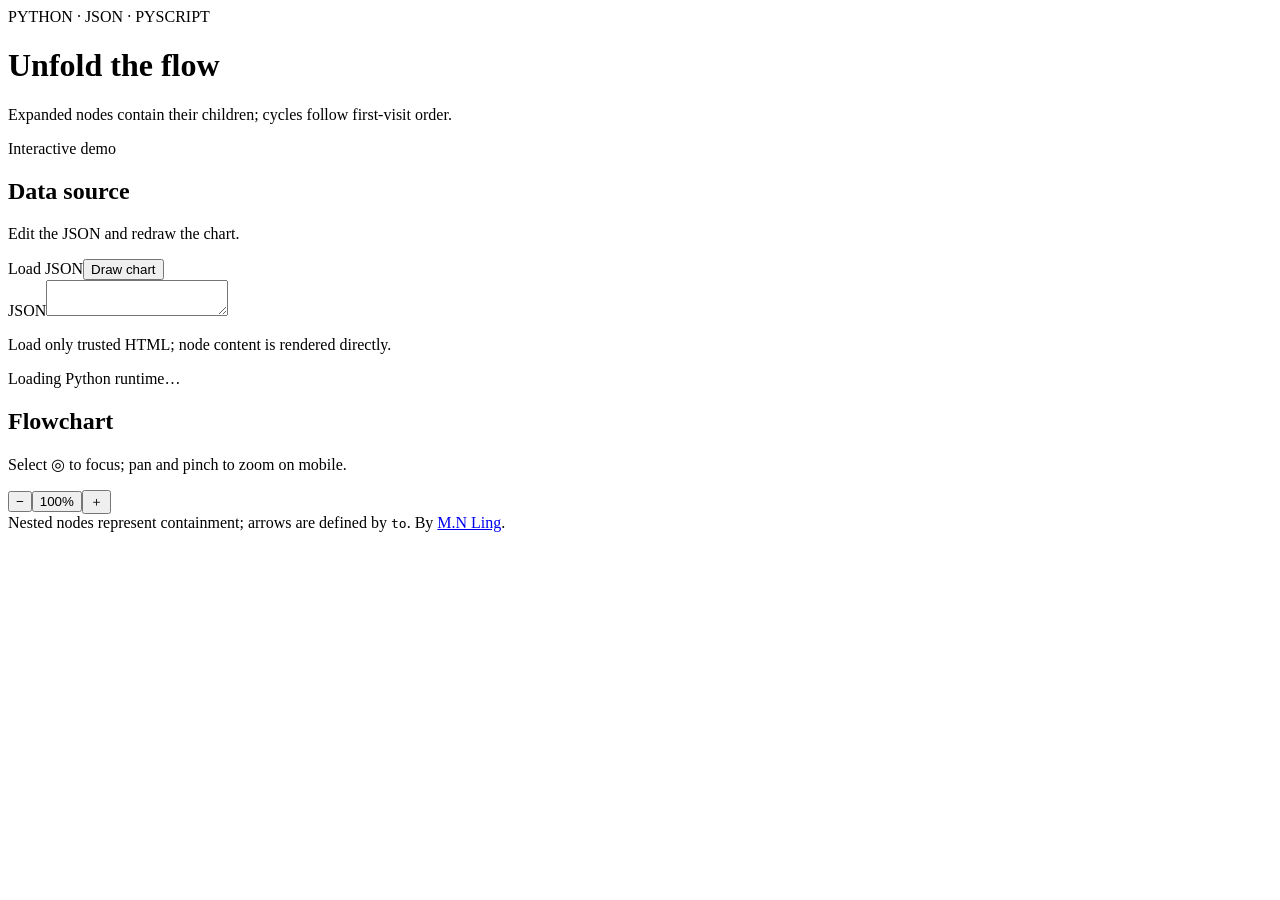
<file: index.template.html>
<!doctype html>
<html lang="en"><head><meta charset="utf-8"><meta name="viewport" content="width=device-width, initial-scale=1">
<title>Unfold the flow · Expandable flowcharts</title>
<link rel="stylesheet" href="https://pyscript.net/releases/2026.7.3/core.css">
<script type="module" src="https://pyscript.net/releases/2026.7.3/core.js"></script>
<style><!-- BUILD:STYLE --></style>
</head><body><main>
<header><div><div class="eyebrow">PYTHON · JSON · PYSCRIPT</div><h1>Unfold the flow</h1><p class="lead">Expanded nodes contain their children; cycles follow first-visit order.</p></div><span class="badge">Interactive demo</span></header>
<section class="workspace"><div class="panel editor"><div class="panel-head"><div><h2>Data source</h2><p>Edit the JSON and redraw the chart.</p></div><div class="actions"><label class="file-label" for="file-input">Load JSON</label><input id="file-input" type="file" accept="application/json,.json" hidden><button id="render-button" class="primary" type="button">Draw chart</button></div></div><label for="json-input">JSON</label><textarea id="json-input" spellcheck="false" aria-label="Flowchart JSON"></textarea><p class="note">Load only trusted HTML; node content is rendered directly.</p><p id="status" class="status" role="status">Loading Python runtime…</p></div>
<div class="panel output"><div class="panel-head flow-panel-head"><div><h2>Flowchart</h2><p>Select ◎ to focus; pan and pinch to zoom on mobile.</p></div><div class="zoom-controls" role="group" aria-label="Canvas zoom"><button id="zoom-out" type="button" aria-label="Zoom out">−</button><button id="zoom-reset" type="button" aria-label="Reset zoom">100%</button><button id="zoom-in" type="button" aria-label="Zoom in">＋</button></div></div><div id="diagram" class="flow-viewport" tabindex="0" aria-label="Flowchart canvas, scrollable and zoomable"></div></div></section>
<footer>Nested nodes represent containment; arrows are defined by <code>to</code>. By <a href="mailto:lamling0909@gmail.com">M.N Ling</a>.</footer></main>
<script type="py" config='{"packages":["pydantic"]}'><!-- BUILD:PYTHON --></script>
</body></html>
</file>
